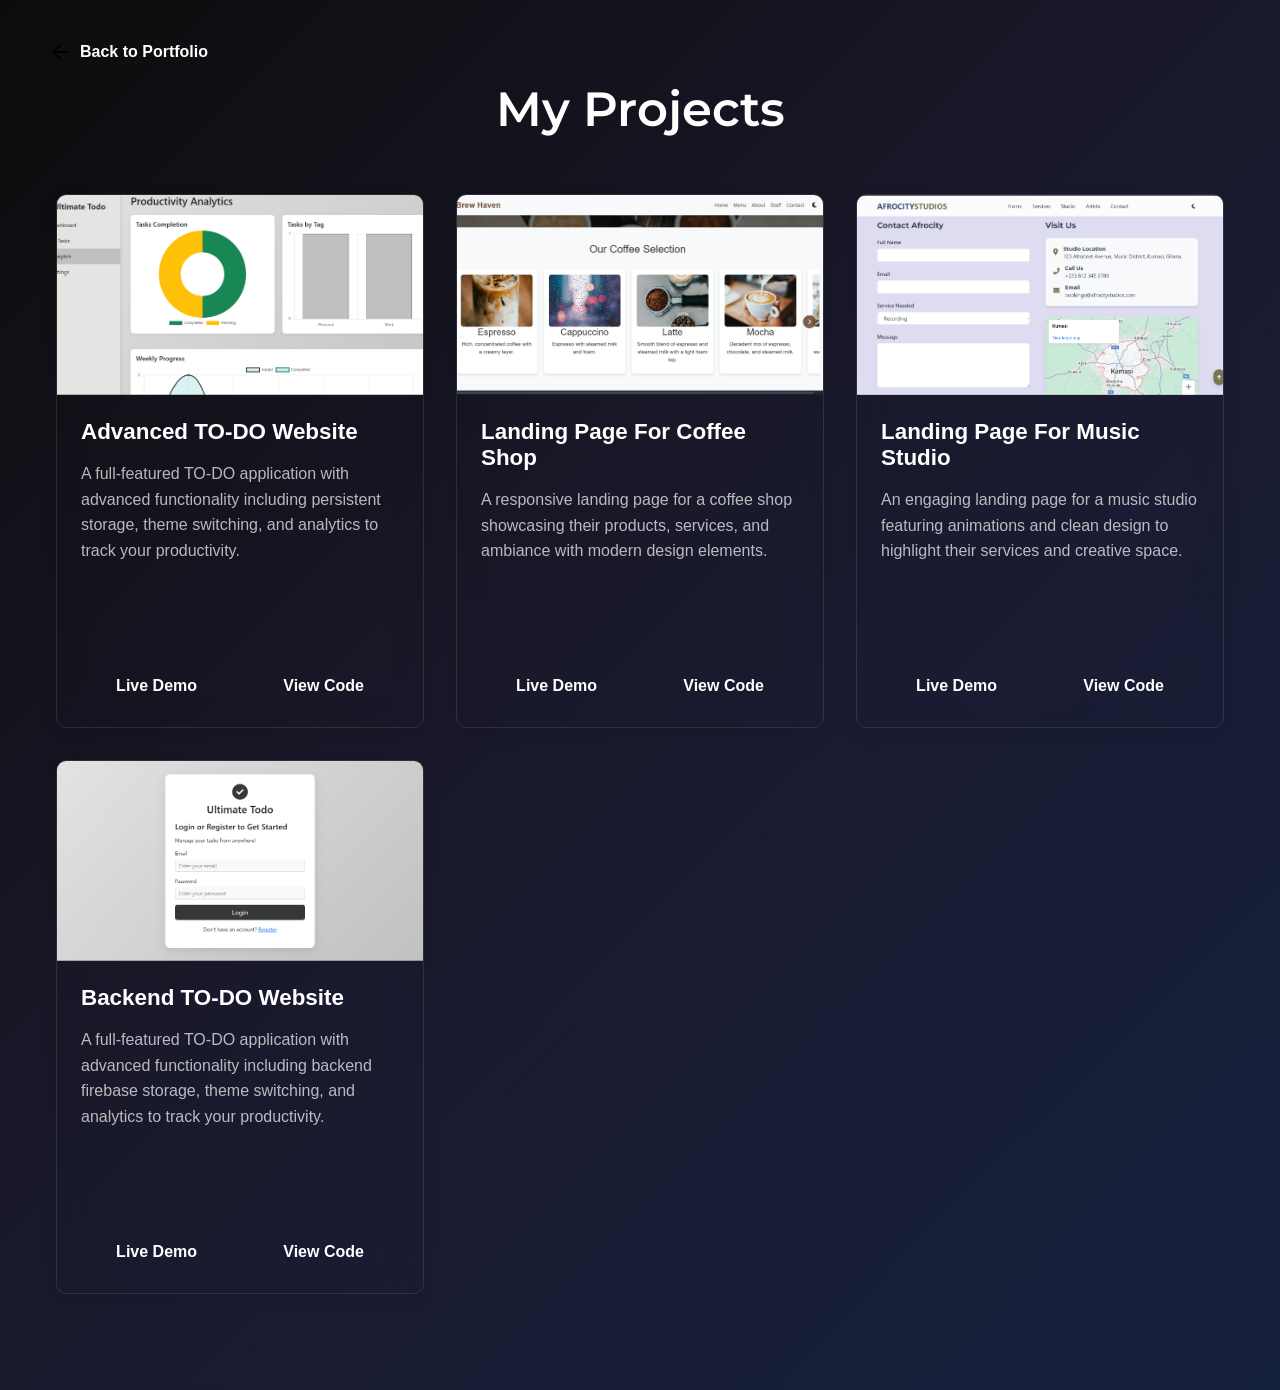
<file: projects.html>
<!DOCTYPE html>
<html lang="en">
<head>
  <meta charset="UTF-8" />
  <meta name="viewport" content="width=device-width, initial-scale=1.0" />
  <title>Wednesday - Projects</title>
  <!-- Main stylesheets -->
  <link rel="stylesheet" href="css/styles.css" />
  <link rel="stylesheet" href="css/project.css" />
  <!-- Google Fonts -->
  <link href="https://fonts.googleapis.com/css2?family=Inter:wght@400;600&family=Press+Start+2P&display=swap" rel="stylesheet"/>
  <link href="https://fonts.googleapis.com/css2?family=Inter:wght@400;600&family=Montserrat:wght@500;600;700&family=Press+Start+2P&display=swap" rel="stylesheet"/>
</head>
<body>
  <!-- Back button -->
  <a href="index.html" class="back-button">
    <svg xmlns="http://www.w3.org/2000/svg" viewBox="0 0 24 24" fill="var(--accent)" width="24" height="24">
      <path d="M20 11H7.83l5.59-5.59L12 4l-8 8 8 8 1.41-1.41L7.83 13H20v-2z"/>
    </svg>
    Back to Portfolio
  </a>

  <!-- Projects Section -->
  <main class="projects-standalone">
    <div class="section-content">
      <h2 class="projects-title">My Projects</h2>
      <div class="projects-grid">
        <!-- Project 1 -->
        <div class="project-card">
            <div class="project-image-container">
                <img src="css/assets/todoana.png" 
                    alt="Advanced TO-DO Website" class="project-image">
            </div>
            <div class="project-content">
                <h3 class="project-title">Advanced TO-DO Website</h3>
                <p class="project-description">
                    A full-featured TO-DO application with advanced functionality including persistent storage, theme switching, and analytics to track your productivity.
                </p>
                <div class="tech-badges">
                    <span class="tech-badge">Bootstrap</span>
                    <span class="tech-badge">HTML</span>
                    <span class="tech-badge">Vanilla JS-ES6</span>
                    <span class="tech-badge">CSS 3</span>
                </div>
                <div class="project-links">
                    <a href="https://evilshxt.github.io/todo/" class="project-link demo-link" target="_blank">Live Demo</a>
                    <a href="null.html" class="project-link code-link" target="_blank">View Code</a>
                </div>
            </div>
        </div>
        <!-- Project 2 -->
        <div class="project-card">
            <div class="project-image-container">
                <img src="css/assets/brew.png" 
                    alt="Landing Page For Coffee Shop" class="project-image">
            </div>
            <div class="project-content">
                <h3 class="project-title">Landing Page For Coffee Shop</h3>
                <p class="project-description">
                    A responsive landing page for a coffee shop showcasing their products, services, and ambiance with modern design elements.
                </p>
                <div class="tech-badges">
                    <span class="tech-badge">Bootstrap</span>
                    <span class="tech-badge">HTML</span>
                    <span class="tech-badge">Tailwind CSS</span>
                </div>
                <div class="project-links">
                    <a href="https://evilshxt.github.io/brewhaven/" class="project-link demo-link" target="_blank">Live Demo</a>
                    <a href="null.html" class="project-link code-link" target="_blank">View Code</a>
                </div>
            </div>
          </div>
          <!-- Project 3 -->
          <div class="project-card">
            <div class="project-image-container">
                <img src="css/assets/afro.png" 
                    alt="Landing Page For Music Studio" class="project-image">
            </div>
            <div class="project-content">
                <h3 class="project-title">Landing Page For Music Studio</h3>
                <p class="project-description">
                    An engaging landing page for a music studio featuring animations and clean design to highlight their services and creative space.
                </p>
                <div class="tech-badges">
                    <span class="tech-badge">Bootstrap</span>
                    <span class="tech-badge">HTML</span>
                    <span class="tech-badge">Tailwind CSS</span>
                    <span class="tech-badge">AOS.js</span>
                </div>
                <div class="project-links">
                    <a href="https://evilshxt.github.io/afrocity/index.html" class="project-link demo-link" target="_blank">Live Demo</a>
                    <a href="null.html" class="project-link code-link" target="_blank">View Code</a>
                </div>
            </div>
          </div>
          <!-- Project 4 -->
          <div class="project-card">
            <div class="project-image-container">
                <img src="css/assets/todofire.png" 
                    alt="Advanced TO-DO Website" class="project-image">
            </div>
            <div class="project-content">
                <h3 class="project-title">Backend TO-DO Website</h3>
                <p class="project-description">
                    A full-featured TO-DO application with advanced functionality including backend firebase storage, theme switching, and analytics to track your productivity.
                </p>
                <div class="tech-badges">
                    <span class="tech-badge">Bootstrap</span>
                    <span class="tech-badge">HTML</span>
                    <span class="tech-badge">Vanilla JS-ES6</span>
                    <span class="tech-badge">Firebase</span>
                </div>
                <div class="project-links">
                    <a href="https://evilshxt.github.io/todofire/" class="project-link demo-link" target="_blank">Live Demo</a>
                    <a href="null.html" class="project-link code-link" target="_blank">View Code</a>
                </div>
            </div>
        </div>
      </div>
    </div>
  </main>

  <!-- JavaScript Files -->
  <script src="js/script.js"></script>
  <script src="js/projects.js"></script>
  
  <script>
    document.addEventListener('DOMContentLoaded', () => {
        // Load saved theme
        const savedTheme = localStorage.getItem('portfolioTheme');
        if (savedTheme) {
            document.documentElement.className = savedTheme;
        }
    });
  </script>
</body>
</html>
</file>
<file: css/styles.css>
* {
    margin: 0;
    padding: 0;
    box-sizing: border-box;
}

body {
    font-family: 'Poppins', sans-serif;
    background: linear-gradient(135deg, #0c0c0c 0%, #1a1a2e 50%, #16213e 100%);
    overflow-x: hidden;
    color: white;
    position: relative;
}

/* Code Stream Background */
.code-stream {
    position: fixed;
    top: 0;
    left: 0;
    width: 100%;
    height: 100%;
    pointer-events: none;
    z-index: -1;
    overflow: hidden;
}

.code-line {
    position: absolute;
    font-family: 'Fira Code', monospace;
    font-size: 14px;
    color: rgba(0, 255, 255, 0.1);
    white-space: nowrap;
    animation: codeStream 15s linear infinite;
}

@keyframes codeStream {
    0% { transform: translateX(-100%); }
    100% { transform: translateX(100vw); }
}

/* Loader Styles */
.loader {
    position: fixed;
    top: 0;
    left: 0;
    width: 100vw;
    height: 100vh;
    background: linear-gradient(45deg, #0f0f23, #1e1e3f);
    display: flex;
    align-items: center;
    justify-content: center;
    z-index: 1000;
    flex-direction: column;
}

.loader-text {
    font-family: 'Montserrat', sans-serif;
    font-size: clamp(3rem, 8vw, 8rem);
    font-weight: 900;
    letter-spacing: 0.3em;
    margin-bottom: 2rem;
    background: linear-gradient(45deg, #00ffff, #ff00ff, #ffff00);
    background-size: 300% 300%;
    -webkit-background-clip: text;
    -webkit-text-fill-color: transparent;
    animation: gradientShift 3s ease-in-out infinite;
}

.loader-text span {
    display: inline-block;
    opacity: 0;
    transform: translateY(100px) rotateX(90deg);
}

.loader-code {
    position: absolute;
    width: 100%;
    height: 100%;
    overflow: hidden;
    z-index: -1;
}

.loader-code-line {
    position: absolute;
    font-family: 'Fira Code', monospace;
    color: rgba(0, 255, 255, 0.05);
    font-size: 14px;
    white-space: nowrap;
    animation: loaderCodeStream 10s linear infinite;
}

@keyframes loaderCodeStream {
    0% { transform: translateY(-100%); }
    100% { transform: translateY(100vh); }
}

#three-container {
    width: 100vw;
    height: 100vh;
    position: absolute;
    top: 0;
    left: 0;
    z-index: -1;
}

@keyframes gradientShift {
    0%, 100% { background-position: 0% 50%; }
    50% { background-position: 100% 50%; }
}

/* Sidebar Styles */
.sidebar {
    position: fixed;
    left: 0;
    top: 0;
    width: 80px;
    height: 100vh;
    background: rgba(0, 0, 0, 0.4);
    backdrop-filter: blur(20px);
    border-right: 1px solid rgba(0, 255, 255, 0.2);
    z-index: 100;
    display: flex;
    flex-direction: column;
    align-items: center;
    padding: 2rem 0;
}

.nav-item {
    width: 50px;
    height: 50px;
    margin: 1rem 0;
    display: flex;
    align-items: center;
    justify-content: center;
    cursor: pointer;
    border-radius: 12px;
    transition: all 0.3s ease;
    position: relative;
    background: rgba(255, 255, 255, 0.05);
    border: 1px solid rgba(0, 255, 255, 0.1);
}

.nav-item:hover {
    background: rgba(0, 255, 255, 0.2);
    transform: scale(1.2);
    border-color: rgba(0, 255, 255, 0.5);
    box-shadow: 0 0 20px rgba(0, 255, 255, 0.3);
}

.nav-item i {
    font-size: 1.2rem;
    color: #00ffff;
}

.nav-item::after {
    content: attr(data-tooltip);
    position: absolute;
    left: 70px;
    background: rgba(0, 0, 0, 0.9);
    color: white;
    padding: 0.5rem 1rem;
    border-radius: 8px;
    font-size: 0.8rem;
    opacity: 0;
    transform: translateX(-10px);
    transition: all 0.3s ease;
    pointer-events: none;
    white-space: nowrap;
    border: 1px solid rgba(0, 255, 255, 0.3);
}

.nav-item:hover::after {
    opacity: 1;
    transform: translateX(0);
}

/* Main Content */
.main-content {
    margin-left: 80px;
    min-height: 100vh;
}

/* Section Styles */
.section {
    min-height: 100vh;
    padding: 4rem 2rem;
    position: relative;
    overflow: hidden;
}

/* Hero Section */
.hero {
    display: flex;
    align-items: center;
    justify-content: center;
    flex-direction: column;
    text-align: center;
    position: relative;
}

.hero h1 {
    font-family: 'Montserrat', sans-serif;
    font-size: clamp(3rem, 8vw, 8rem);
    font-weight: 900;
    margin-bottom: 1rem;
    background: linear-gradient(45deg, #00ffff, #ff00ff, #ffff00);
    background-size: 300% 300%;
    -webkit-background-clip: text;
    -webkit-text-fill-color: transparent;
    animation: gradientShift 3s ease-in-out infinite;
}

.hero-subtitle {
    font-size: 1.8rem;
    margin-bottom: 2rem;
    color: rgba(255, 255, 255, 0.8);
}

.typing-container {
    height: 60px;
    display: flex;
    align-items: center;
    justify-content: center;
    margin-bottom: 3rem;
}

.typed-text {
    font-family: 'Fira Code', monospace;
    font-size: 1.5rem;
    color: #00ffff;
}

.about-info {
    max-width: 800px;
    margin: 0 auto;
    display: grid;
    grid-template-columns: repeat(auto-fit, minmax(250px, 1fr));
    gap: 2rem;
    margin-top: 3rem;
}

.info-card {
    background: rgba(255, 255, 255, 0.05);
    backdrop-filter: blur(15px);
    border: 1px solid rgba(0, 255, 255, 0.2);
    border-radius: 20px;
    padding: 2rem;
    text-align: center;
    transition: all 0.3s ease;
}

.info-card:hover {
    transform: translateY(-10px);
    border-color: rgba(0, 255, 255, 0.5);
    box-shadow: 0 20px 40px rgba(0, 255, 255, 0.1);
}

.info-card i {
    font-size: 2.5rem;
    color: #00ffff;
    margin-bottom: 1rem;
}

.info-card h3 {
    font-size: 1.3rem;
    margin-bottom: 0.5rem;
    color: #fff;
}

.info-card p {
    color: rgba(255, 255, 255, 0.7);
    font-size: 0.9rem;
}

/* Floating Icons */
.floating-icon {
    position: absolute;
    font-size: 2rem;
    opacity: 0.7;
    transition: all 0.3s ease;
    cursor: pointer;
    color: #00ffff;
}

.floating-icon:hover {
    transform: scale(1.5) rotate(360deg);
    opacity: 1;
}

/* Skills Grid */
.skills-grid {
    display: grid;
    grid-template-columns: repeat(auto-fit, minmax(280px, 1fr));
    gap: 2rem;
    margin-top: 3rem;
}

.skill-card {
    background: rgba(255, 255, 255, 0.05);
    backdrop-filter: blur(15px);
    border: 1px solid rgba(255, 255, 255, 0.1);
    border-radius: 20px;
    padding: 2.5rem;
    text-align: center;
    transition: all 0.3s ease;
    transform: translateY(50px);
    opacity: 0;
    position: relative;
    overflow: hidden;
}

.skill-card::before {
    content: '';
    position: absolute;
    top: 0;
    left: -100%;
    width: 100%;
    height: 100%;
    background: linear-gradient(90deg, transparent, rgba(0, 255, 255, 0.1), transparent);
    transition: left 0.5s ease;
}

.skill-card:hover::before {
    left: 100%;
}

.skill-card:hover {
    transform: translateY(-15px) scale(1.05);
    background: rgba(0, 255, 255, 0.1);
    border-color: rgba(0, 255, 255, 0.4);
    box-shadow: 0 25px 50px rgba(0, 255, 255, 0.2);
}

.skill-icon {
    font-size: 3rem;
    margin-bottom: 1.5rem;
    display: block;
    color: #00ffff;
}

.skill-card h3 {
    font-size: 1.4rem;
    margin-bottom: 1rem;
    color: #fff;
}

.skill-card p {
    color: rgba(255, 255, 255, 0.7);
    line-height: 1.6;
}

.skill-level {
    width: 100%;
    height: 4px;
    background: rgba(255, 255, 255, 0.1);
    border-radius: 2px;
    margin-top: 1rem;
    overflow: hidden;
}

.skill-progress {
    height: 100%;
    background: linear-gradient(45deg, #00ffff, #ff00ff);
    border-radius: 2px;
    width: 0%;
    transition: width 2s ease;
}

/* Projects Grid */
.projects-grid {
    display: grid;
    grid-template-columns: repeat(auto-fit, minmax(350px, 1fr));
    gap: 2rem;
    margin-top: 3rem;
}

.project-card {
    background: rgba(255, 255, 255, 0.05);
    backdrop-filter: blur(15px);
    border: 1px solid rgba(255, 255, 255, 0.1);
    border-radius: 20px;
    overflow: hidden;
    transition: all 0.3s ease;
    transform: translateY(50px);
    opacity: 0;
    position: relative;
}

.project-card:hover {
    transform: translateY(-15px) scale(1.02);
    border-color: rgba(255, 0, 255, 0.4);
    box-shadow: 0 25px 50px rgba(255, 0, 255, 0.2);
}

.project-image {
    height: 250px;
    background-size: cover;
    background-position: center;
    display: flex;
    align-items: center;
    justify-content: center;
    position: relative;
    overflow: hidden;
}

.project-image::before {
    content: '';
    position: absolute;
    top: 0;
    left: 0;
    width: 100%;
    height: 100%;
    background: linear-gradient(45deg, rgba(0, 0, 0, 0.7), rgba(0, 0, 0, 0.3));
}

.project-image i {
    font-size: 4rem;
    color: white;
    z-index: 1;
    opacity: 0.8;
}

.project-content {
    padding: 2rem;
}

.project-content h3 {
    font-size: 1.4rem;
    margin-bottom: 1rem;
    color: #fff;
}

.project-content p {
    color: rgba(255, 255, 255, 0.7);
    margin-bottom: 1.5rem;
    line-height: 1.6;
}

.project-tags {
    display: flex;
    flex-wrap: wrap;
    gap: 0.5rem;
    margin-bottom: 1.5rem;
}

.project-tag {
    padding: 0.4rem 1rem;
    background: rgba(0, 255, 255, 0.1);
    border: 1px solid rgba(0, 255, 255, 0.3);
    border-radius: 20px;
    font-size: 0.8rem;
    color: #00ffff;
}

.project-buttons {
    display: flex;
    gap: 1rem;
}

.project-btn {
    flex: 1;
    padding: 0.8rem 1.5rem;
    border: none;
    border-radius: 10px;
    font-weight: 600;
    cursor: pointer;
    transition: all 0.3s ease;
    text-decoration: none;
    text-align: center;
    display: flex;
    align-items: center;
    justify-content: center;
    gap: 0.5rem;
}

.btn-demo {
    background: linear-gradient(45deg, #00ffff, #0099cc);
    color: white;
}

.btn-code {
    background: rgba(255, 255, 255, 0.1);
    color: white;
    border: 1px solid rgba(255, 255, 255, 0.3);
}

.project-btn:hover {
    transform: translateY(-2px);
    box-shadow: 0 10px 25px rgba(0, 255, 255, 0.3);
}

/* Contact Form */
.contact-section {
    position: relative;
}

.contact-form {
    max-width: 600px;
    margin: 0 auto;
    position: relative;
}

.form-container {
    position: relative;
    padding: 3rem;
    background: rgba(255, 255, 255, 0.05);
    backdrop-filter: blur(20px);
    border-radius: 20px;
    overflow: hidden;
}

.animated-border {
    position: absolute;
    top: 0;
    left: 0;
    right: 0;
    bottom: 0;
    border-radius: 20px;
    padding: 2px;
    background: linear-gradient(45deg, #00ffff, #ff00ff, #ffff00, #00ffff);
    background-size: 300% 300%;
    animation: borderAnimation 3s linear infinite;
    -webkit-mask: 
        linear-gradient(#fff 0 0) content-box, 
        linear-gradient(#fff 0 0);
    -webkit-mask-composite: xor;
    mask-composite: exclude;
}

@keyframes borderAnimation {
    0% { background-position: 0% 50%; }
    50% { background-position: 100% 50%; }
    100% { background-position: 0% 50%; }
}

.form-content {
    position: relative;
    z-index: 2;
}

.form-group {
    position: relative;
    margin-bottom: 2rem;
}

.form-input {
    width: 100%;
    padding: 1.2rem;
    background: rgba(255, 255, 255, 0.05);
    border: 1px solid rgba(255, 255, 255, 0.2);
    border-radius: 12px;
    color: white;
    font-size: 1rem;
    transition: all 0.3s ease;
    font-family: 'Poppins', sans-serif;
}

.form-input:focus {
    outline: none;
    border-color: #00ffff;
    background: rgba(255, 255, 255, 0.1);
    box-shadow: 0 0 20px rgba(0, 255, 255, 0.2);
}

.form-label {
    position: absolute;
    top: 1.2rem;
    left: 1.2rem;
    color: rgba(255, 255, 255, 0.6);
    transition: all 0.3s ease;
    pointer-events: none;
    font-weight: 500;
}

.form-input:focus + .form-label,
.form-input:not(:placeholder-shown) + .form-label {
    top: -0.7rem;
    left: 0.8rem;
    font-size: 0.8rem;
    color: #00ffff;
    background: rgba(0, 0, 0, 0.8);
    padding: 0 0.8rem;
    border-radius: 6px;
}

.submit-btn {
    width: 100%;
    padding: 1.2rem 2rem;
    background: linear-gradient(45deg, #ff006e, #8338ec);
    border: none;
    border-radius: 12px;
    color: white;
    font-size: 1.1rem;
    font-weight: 600;
    cursor: pointer;
    transition: all 0.3s ease;
    position: relative;
    overflow: hidden;
    font-family: 'Poppins', sans-serif;
}

.submit-btn::before {
    content: '';
    position: absolute;
    top: 0;
    left: -100%;
    width: 100%;
    height: 100%;
    background: linear-gradient(90deg, transparent, rgba(255, 255, 255, 0.2), transparent);
    transition: left 0.5s ease;
}

.submit-btn:hover::before {
    left: 100%;
}

.submit-btn:hover {
    transform: translateY(-3px);
    box-shadow: 0 15px 35px rgba(255, 0, 110, 0.4);
}

/* Social Links */
.social-links {
    display: flex;
    justify-content: center;
    gap: 2rem;
    margin-top: 3rem;
}

.social-link {
    width: 60px;
    height: 60px;
    display: flex;
    align-items: center;
    justify-content: center;
    background: rgba(255, 255, 255, 0.05);
    border: 1px solid rgba(255, 255, 255, 0.2);
    border-radius: 50%;
    color: #00ffff;
    font-size: 1.5rem;
    transition: all 0.3s ease;
    text-decoration: none;
}

.social-link:hover {
    transform: translateY(-5px) scale(1.1);
    background: rgba(0, 255, 255, 0.1);
    border-color: rgba(0, 255, 255, 0.5);
    box-shadow: 0 15px 30px rgba(0, 255, 255, 0.3);
}

/* Particles Background */
.particles {
    position: absolute;
    top: 0;
    left: 0;
    width: 100%;
    height: 100%;
    pointer-events: none;
}

.particle {
    position: absolute;
    width: 4px;
    height: 4px;
    background: rgba(0, 255, 255, 0.6);
    border-radius: 50%;
    animation: float 6s ease-in-out infinite;
}

@keyframes float {
    0%, 100% { transform: translateY(0px) rotate(0deg); }
    50% { transform: translateY(-20px) rotate(180deg); }
}

/* Section Headers */
.section-header {
    text-align: center;
    margin-bottom: 3rem;
}

.section-header h2 {
    font-family: 'Montserrat', sans-serif;
    font-size: clamp(2.5rem, 5vw, 4rem);
    font-weight: 700;
    margin-bottom: 1rem;
    background: linear-gradient(45deg, #00ffff, #ff00ff);
    background-size: 200% 200%;
    -webkit-background-clip: text;
    -webkit-text-fill-color: transparent;
    animation: gradientShift 3s ease-in-out infinite;
}

.section-header p {
    font-size: 1.2rem;
    color: rgba(255, 255, 255, 0.8);
    max-width: 600px;
    margin: 0 auto;
}

/* Responsive */
@media (max-width: 768px) {
    .sidebar {
        width: 60px;
    }
    
    .main-content {
        margin-left: 60px;
    }
    
    .section {
        padding: 2rem 1rem;
    }
    
    .hero h1 {
        font-size: 2.5rem;
    }
    
    .hero-subtitle {
        font-size: 1.2rem;
    }
    
    .about-info {
        grid-template-columns: 1fr;
    }
    
    .skills-grid {
        grid-template-columns: 1fr;
    }
    
    .projects-grid {
        grid-template-columns: 1fr;
    }
    
    .project-buttons {
        flex-direction: column;
    }
    
    .social-links {
        gap: 1rem;
    }
}

/* Hidden class for initial state */
.hidden {
    display: none;
}
</file>
<file: css/project.css>
/* Projects Section */
.projects-title {
    font-size: 3rem;
    color: var(--accent);
    text-align: center;
    margin: 1rem auto 2.5rem;
    font-family: 'Montserrat', sans-serif;
    font-weight: 600;
}

.projects-grid {
    display: grid;
    grid-template-columns: repeat(auto-fill, minmax(300px, 1fr));
    gap: 2rem;
    padding: 1rem;
    max-width: 1200px;
    margin: 0 auto;
}

.project-card {
    background: var(--bg);
    border-radius: 10px;
    overflow: hidden;
    box-shadow: 0 5px 15px rgba(0, 0, 0, 0.1);
    transition: all 0.3s ease;
    opacity: 0;
    transform: translateY(20px);
    display: flex;
    flex-direction: column;
}

.project-card.visible {
    opacity: 1;
    transform: translateY(0);
}

.project-card:hover {
    transform: translateY(-5px);
    box-shadow: 0 10px 25px rgba(var(--accent-rgb), 0.2);
}

.project-image {
    width: 100%;
    height: 200px;
    object-fit: cover;
    position: relative;
}

.project-image::after {
    content: '';
    position: absolute;
    top: 0;
    left: 0;
    right: 0;
    bottom: 0;
    background: linear-gradient(to bottom, transparent 60%, rgba(0, 0, 0, 0.7));
    transition: all 0.3s ease;
}

.project-card:hover .project-image::after {
    background: linear-gradient(to bottom, transparent 30%, rgba(0, 0, 0, 0.8));
}

.project-content {
    padding: 1.5rem;
    flex-grow: 1;
    display: flex;
    flex-direction: column;
}

.project-title {
    font-size: 1.5rem;
    margin-bottom: 0.5rem;
    color: var(--accent);
}

.project-description {
    margin-bottom: 1rem;
    color: var(--text);
    flex-grow: 1;
}

.tech-badges {
    display: flex;
    flex-wrap: wrap;
    gap: 0.5rem;
    margin-bottom: 1.5rem;
}

.tech-badge {
    background: rgba(var(--accent-rgb), 0.2);
    color: var(--accent);
    padding: 0.3rem 0.8rem;
    border-radius: 20px;
    font-size: 0.8rem;
    transition: all 0.3s ease;
    transform: translateY(10px);
    opacity: 0;
}

.project-card:hover .tech-badge {
    transform: translateY(0);
    opacity: 1;
}

.project-links {
    display: flex;
    gap: 1rem;
    margin-top: auto;
}

.project-link {
    padding: 0.5rem 1rem;
    border-radius: 5px;
    text-decoration: none;
    font-weight: 600;
    transition: all 0.3s ease;
    flex-grow: 1;
    text-align: center;
}

.demo-link {
    background: var(--accent);
    color: var(--bg);
}

.code-link {
    background: transparent;
    color: var(--accent);
    border: 2px solid var(--accent);
}

.project-link:hover {
    transform: translateY(-2px);
    box-shadow: 0 5px 10px rgba(var(--accent-rgb), 0.2);
}

/* Add to project.css */
#projects {
    min-height: 100vh;
    padding-bottom: 3rem;
}

.projects-grid {
    /* Add max-height and padding if needed */
    padding-bottom: 2rem;
}

/* Standalone Projects Page Styles */
.projects-standalone {
    padding: 4rem 2rem;
    min-height: 100vh;
    background-color: var(--bg-alt);
}

.back-button {
    position: fixed;
    top: 2rem;
    left: 2rem;
    display: flex;
    align-items: center;
    gap: 0.5rem;
    color: var(--accent);
    text-decoration: none;
    font-weight: 600;
    z-index: 100;
    padding: 0.5rem 1rem;
    border-radius: 5px;
    transition: all 0.3s ease;
    background-color: rgba(var(--accent-rgb), 0.1);
}

.back-button:hover {
    background-color: rgba(var(--accent-rgb), 0.2);
    transform: translateY(-2px);
}

/* Title Animation */
.projects-title {
    opacity: 0;
    transform: translateY(30px);
    animation: fadeInUp 1s ease-out forwards;
}

@keyframes fadeInUp {
    from {
        opacity: 0;
        transform: translateY(30px);
    }
    to {
        opacity: 1;
        transform: translateY(0);
    }
}

/* Project Card Staggered Animation */
.projects-grid {
    perspective: 1000px;
}

.project-card {
    opacity: 0;
    transform: translateY(20px) rotateX(5deg);
    transition: all 0.6s cubic-bezier(0.175, 0.885, 0.32, 1.275);
    animation-fill-mode: forwards;
}

.project-card.visible {
    opacity: 1;
    transform: translateY(0) rotateX(0);
}

/* Animation delays for staggered effect */
.project-card:nth-child(1) { animation-delay: 0.2s; }
.project-card:nth-child(2) { animation-delay: 0.4s; }
.project-card:nth-child(3) { animation-delay: 0.6s; }
.project-card:nth-child(4) { animation-delay: 0.8s; }
.project-card:nth-child(5) { animation-delay: 1.0s; }
.project-card:nth-child(6) { animation-delay: 1.2s; }

/* Responsive adjustments */
@media (max-width: 1023px) {
    .projects-grid {
        grid-template-columns: repeat(auto-fill, minmax(280px, 1fr));
    }
}

@media (max-width: 767px) {
    .projects-grid {
        grid-template-columns: 1fr;
    }
    
    .project-title {
        font-size: 1.3rem;
    }
    
    .back-button {
        top: 1rem;
        left: 1rem;
        font-size: 0.9rem;
        padding: 0.3rem 0.8rem;
    }
    
    .projects-standalone {
        padding: 6rem 1rem 2rem;
    }
}
</file>
